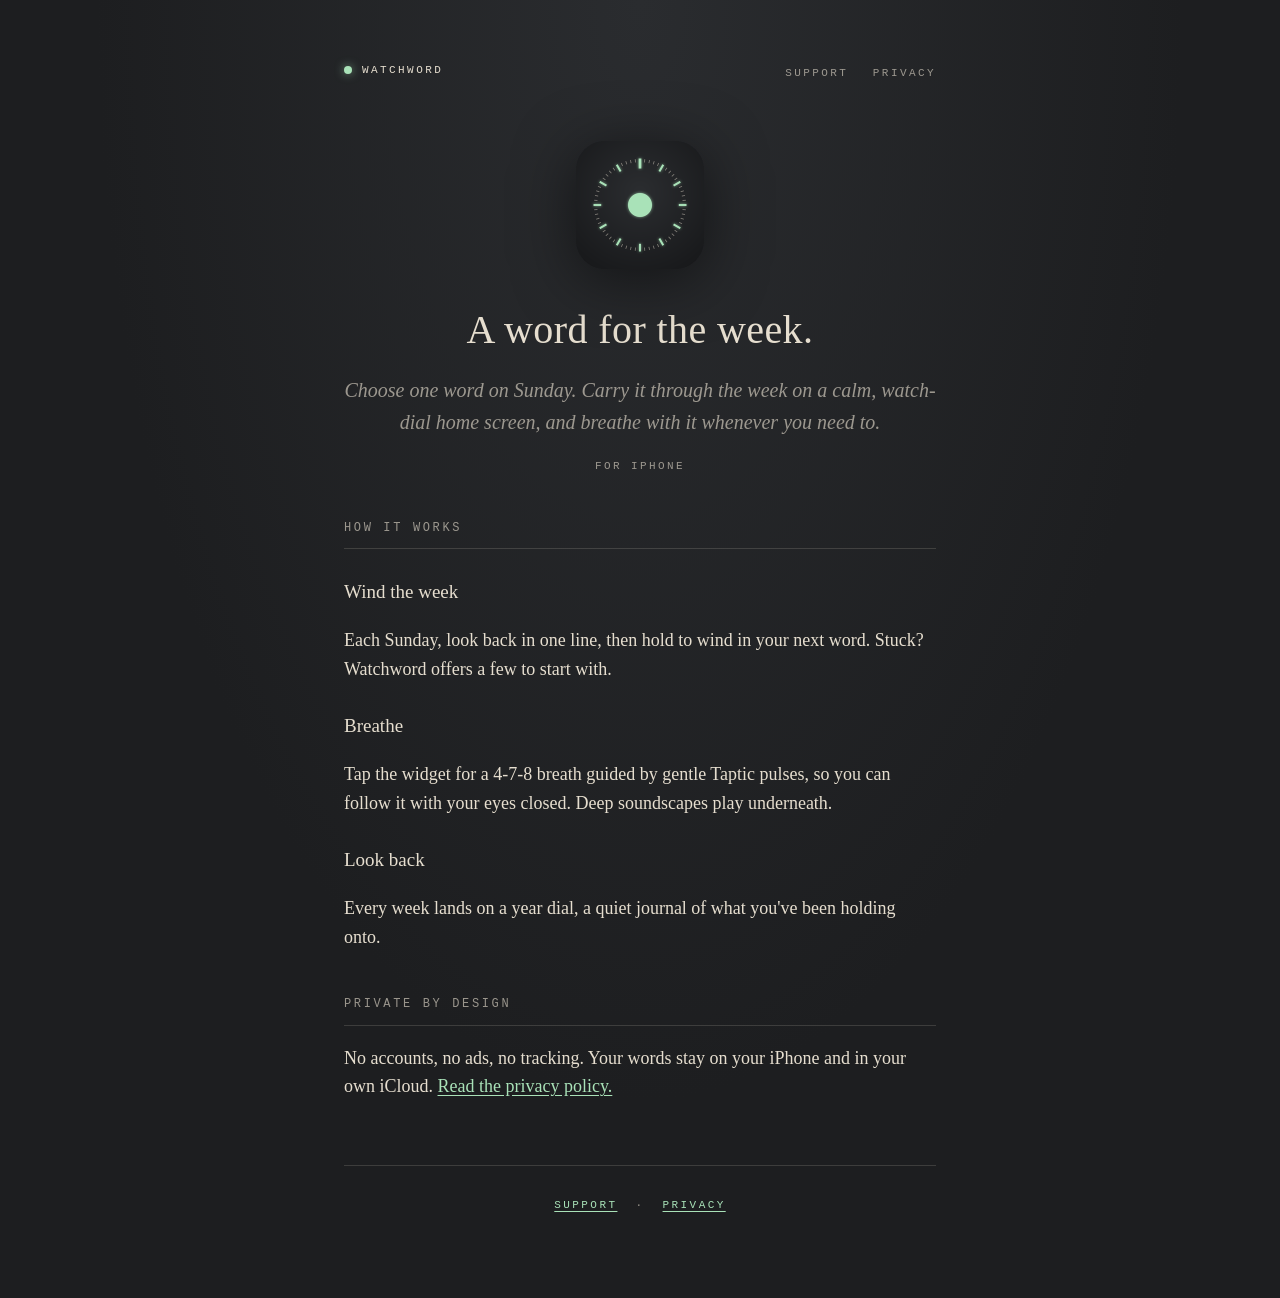
<file: index.html>
<!DOCTYPE html>
<html lang="en">
<head>
  <meta charset="utf-8">
  <meta name="viewport" content="width=device-width, initial-scale=1">
  <title>Watchword — a word for the week</title>
  <meta name="description" content="Watchword: one word to carry through the week, on a watch-dial home screen, with a 4-7-8 breath you can feel.">
  <link rel="icon" href="favicon.png">
  <link rel="stylesheet" href="style.css">
</head>
<body>
  <main>
    <nav>
      <a class="caption home" href="./"><span class="dot"></span>Watchword</a>
      <span class="links">
        <a class="caption" href="support/">Support</a>
        <a class="caption" href="privacy/">Privacy</a>
      </span>
    </nav>

    <section class="hero">
      <img src="icon.png" alt="The Watchword icon: a dark watch dial with glowing markers">
      <h1>A word for the week.</h1>
      <p class="lede">Choose one word on Sunday. Carry it through the week on a calm, watch-dial home screen, and breathe with it whenever you need to.</p>
      <p class="caption">For iPhone</p>
    </section>

    <h2>How it works</h2>
    <h3>Wind the week</h3>
    <p>Each Sunday, look back in one line, then hold to wind in your next word. Stuck? Watchword offers a few to start with.</p>
    <h3>Breathe</h3>
    <p>Tap the widget for a 4-7-8 breath guided by gentle Taptic pulses, so you can follow it with your eyes closed. Deep soundscapes play underneath.</p>
    <h3>Look back</h3>
    <p>Every week lands on a year dial, a quiet journal of what you've been holding onto.</p>

    <h2>Private by design</h2>
    <p>No accounts, no ads, no tracking. Your words stay on your iPhone and in your own iCloud. <a href="privacy/">Read the privacy policy.</a></p>

    <footer>
      <p class="caption"><a href="support/">Support</a> &nbsp;·&nbsp; <a href="privacy/">Privacy</a></p>
    </footer>
  </main>
</body>
</html>
</file>
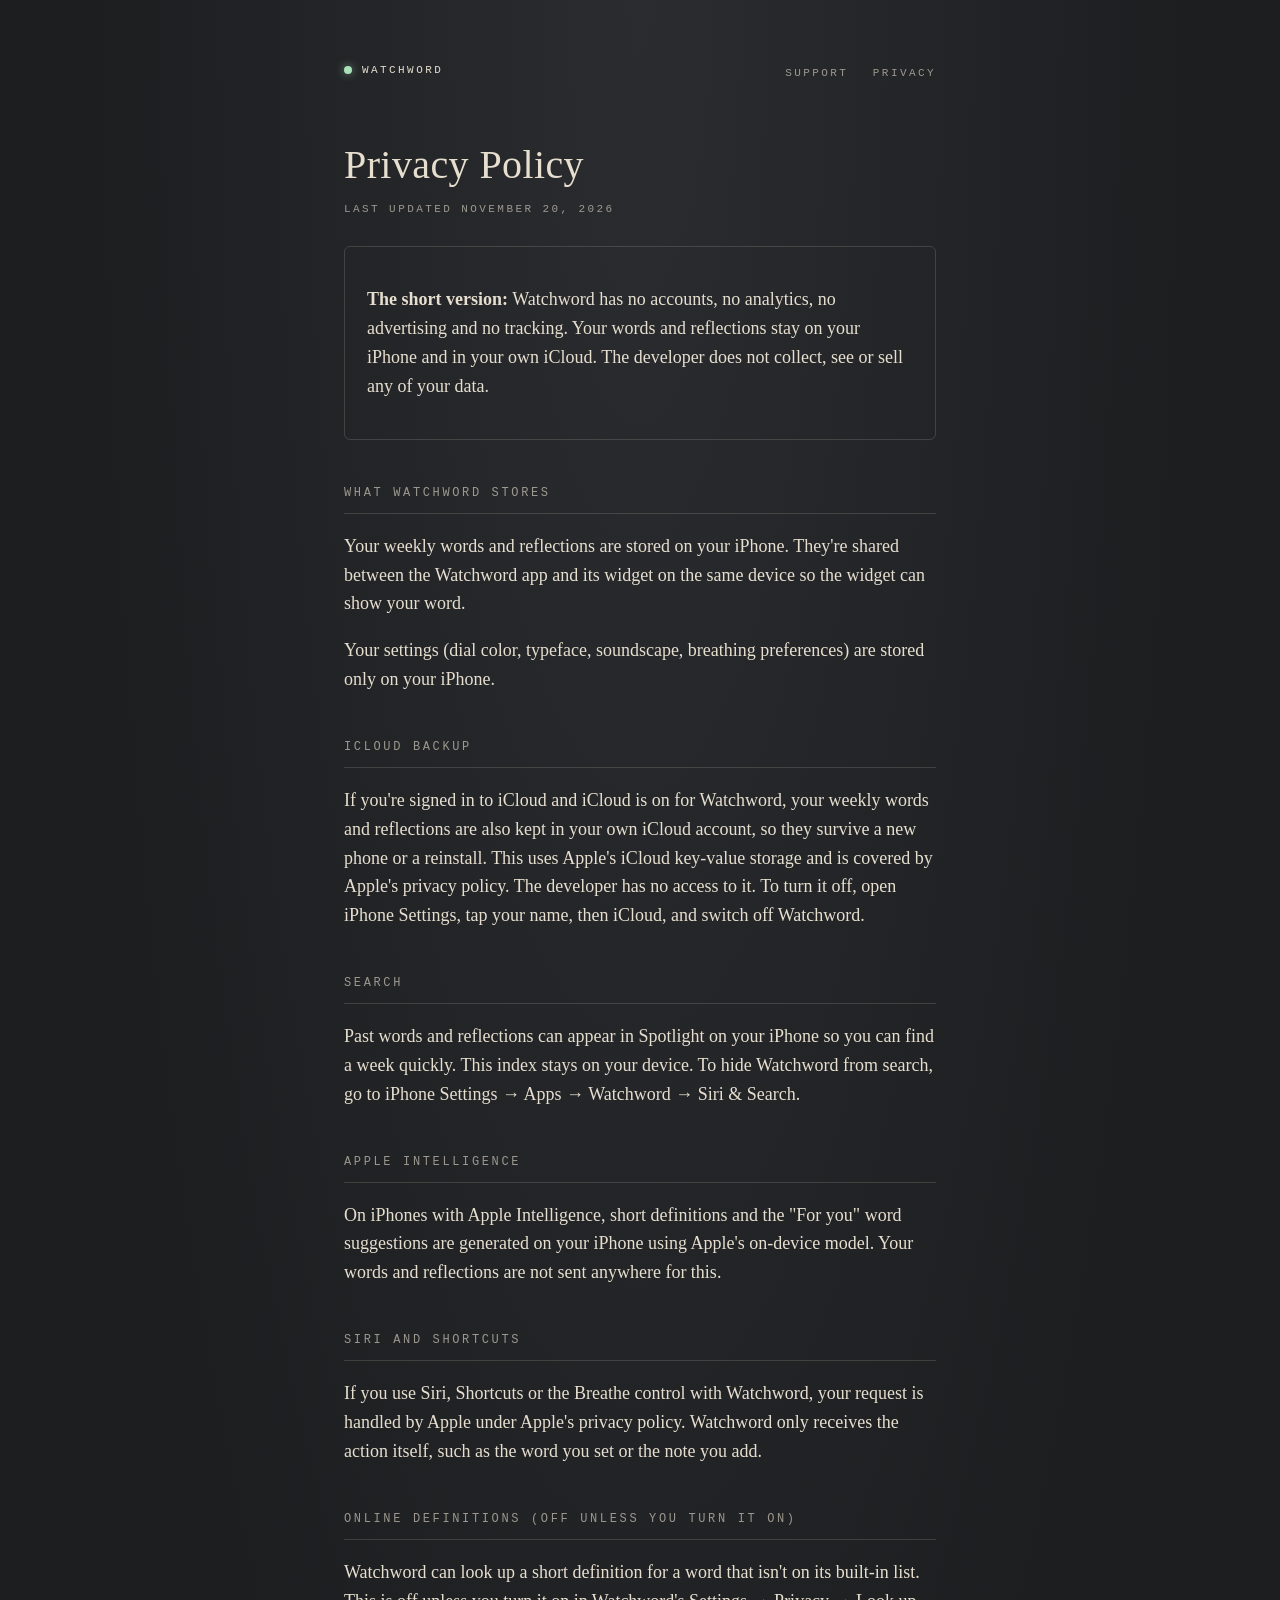
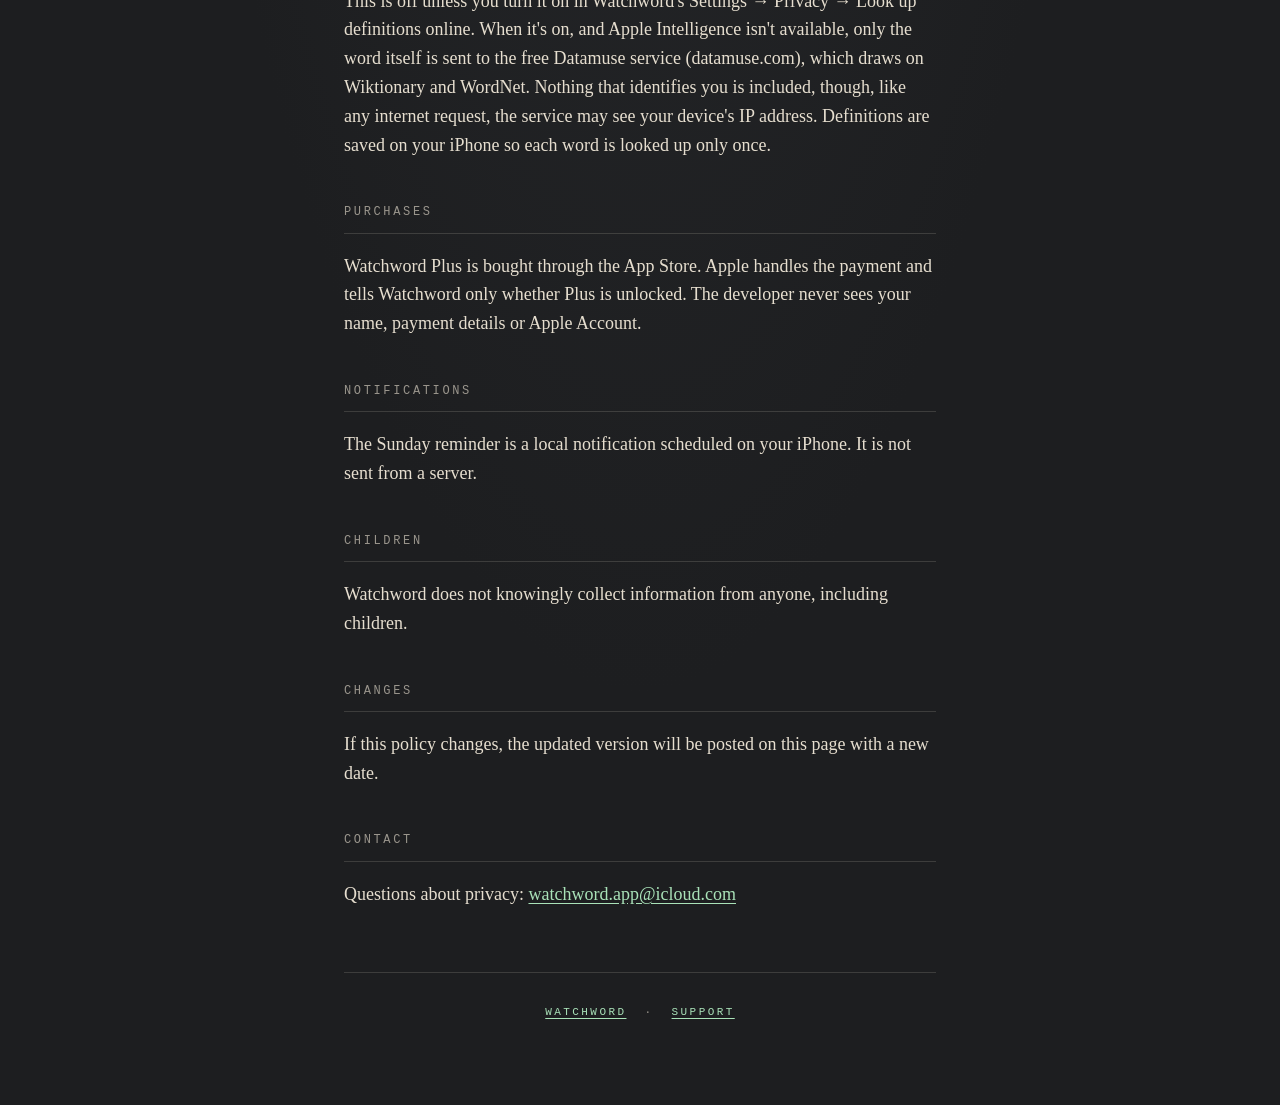
<file: privacy/index.html>
<!DOCTYPE html>
<html lang="en">
<head>
  <meta charset="utf-8">
  <meta name="viewport" content="width=device-width, initial-scale=1">
  <title>Privacy Policy — Watchword</title>
  <link rel="icon" href="../favicon.png">
  <link rel="stylesheet" href="../style.css">
</head>
<body>
  <main>
    <nav>
      <a class="caption home" href="../"><span class="dot"></span>Watchword</a>
      <span class="links">
        <a class="caption" href="../support/">Support</a>
        <a class="caption" href="./">Privacy</a>
      </span>
    </nav>

    <h1>Privacy Policy</h1>
    <p class="caption">Last updated November 20, 2026</p>

    <div class="card">
      <p><strong>The short version:</strong> Watchword has no accounts, no analytics, no advertising and no tracking. Your words and reflections stay on your iPhone and in your own iCloud. The developer does not collect, see or sell any of your data.</p>
    </div>

    <h2>What Watchword stores</h2>
    <p>Your weekly words and reflections are stored on your iPhone. They're shared between the Watchword app and its widget on the same device so the widget can show your word.</p>
    <p>Your settings (dial color, typeface, soundscape, breathing preferences) are stored only on your iPhone.</p>

    <h2>iCloud backup</h2>
    <p>If you're signed in to iCloud and iCloud is on for Watchword, your weekly words and reflections are also kept in your own iCloud account, so they survive a new phone or a reinstall. This uses Apple's iCloud key-value storage and is covered by Apple's privacy policy. The developer has no access to it. To turn it off, open iPhone Settings, tap your name, then iCloud, and switch off Watchword.</p>

    <h2>Search</h2>
    <p>Past words and reflections can appear in Spotlight on your iPhone so you can find a week quickly. This index stays on your device. To hide Watchword from search, go to iPhone Settings → Apps → Watchword → Siri &amp; Search.</p>

    <h2>Apple Intelligence</h2>
    <p>On iPhones with Apple Intelligence, short definitions and the "For you" word suggestions are generated on your iPhone using Apple's on-device model. Your words and reflections are not sent anywhere for this.</p>

    <h2>Siri and Shortcuts</h2>
    <p>If you use Siri, Shortcuts or the Breathe control with Watchword, your request is handled by Apple under Apple's privacy policy. Watchword only receives the action itself, such as the word you set or the note you add.</p>

    <h2>Online definitions (off unless you turn it on)</h2>
    <p>Watchword can look up a short definition for a word that isn't on its built-in list. This is off unless you turn it on in Watchword's Settings → Privacy → Look up definitions online. When it's on, and Apple Intelligence isn't available, only the word itself is sent to the free Datamuse service (datamuse.com), which draws on Wiktionary and WordNet. Nothing that identifies you is included, though, like any internet request, the service may see your device's IP address. Definitions are saved on your iPhone so each word is looked up only once.</p>

    <h2>Purchases</h2>
    <p>Watchword Plus is bought through the App Store. Apple handles the payment and tells Watchword only whether Plus is unlocked. The developer never sees your name, payment details or Apple Account.</p>

    <h2>Notifications</h2>
    <p>The Sunday reminder is a local notification scheduled on your iPhone. It is not sent from a server.</p>

    <h2>Children</h2>
    <p>Watchword does not knowingly collect information from anyone, including children.</p>

    <h2>Changes</h2>
    <p>If this policy changes, the updated version will be posted on this page with a new date.</p>

    <h2>Contact</h2>
    <p>Questions about privacy: <a href="mailto:watchword.app@icloud.com">watchword.app@icloud.com</a></p>

    <footer>
      <p class="caption"><a href="../">Watchword</a> &nbsp;·&nbsp; <a href="../support/">Support</a></p>
    </footer>
  </main>
</body>
</html>
</file>
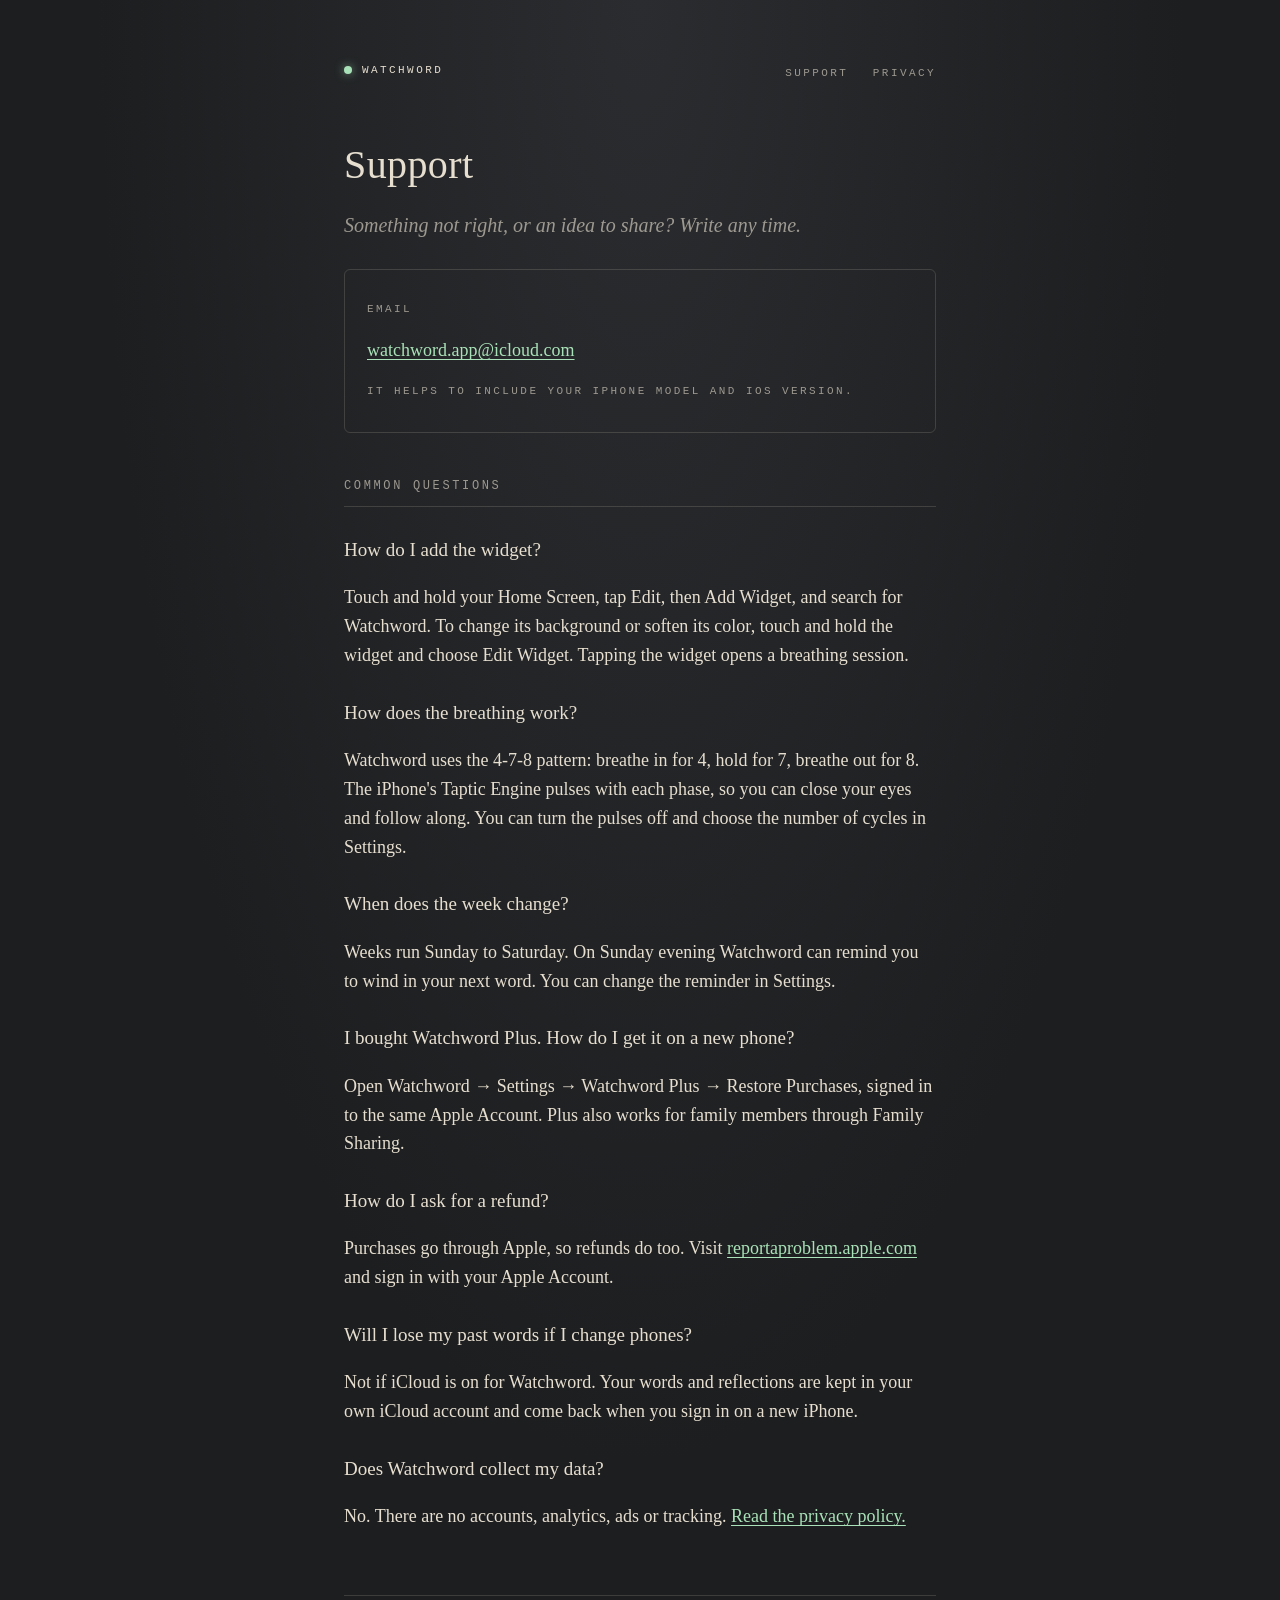
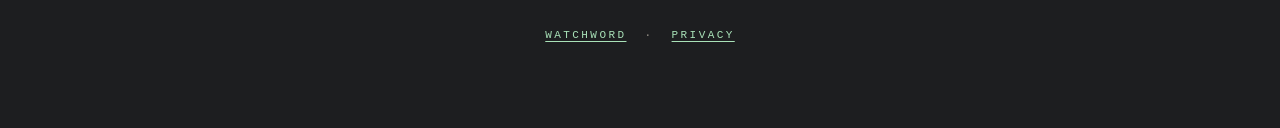
<file: support/index.html>
<!DOCTYPE html>
<html lang="en">
<head>
  <meta charset="utf-8">
  <meta name="viewport" content="width=device-width, initial-scale=1">
  <title>Support — Watchword</title>
  <link rel="icon" href="../favicon.png">
  <link rel="stylesheet" href="../style.css">
</head>
<body>
  <main>
    <nav>
      <a class="caption home" href="../"><span class="dot"></span>Watchword</a>
      <span class="links">
        <a class="caption" href="./">Support</a>
        <a class="caption" href="../privacy/">Privacy</a>
      </span>
    </nav>

    <h1>Support</h1>
    <p class="lede">Something not right, or an idea to share? Write any time.</p>

    <div class="card">
      <p class="caption">Email</p>
      <p><a href="mailto:watchword.app@icloud.com?subject=Watchword">watchword.app@icloud.com</a></p>
      <p class="caption">It helps to include your iPhone model and iOS version.</p>
    </div>

    <h2>Common questions</h2>

    <h3>How do I add the widget?</h3>
    <p>Touch and hold your Home Screen, tap Edit, then Add Widget, and search for Watchword. To change its background or soften its color, touch and hold the widget and choose Edit Widget. Tapping the widget opens a breathing session.</p>

    <h3>How does the breathing work?</h3>
    <p>Watchword uses the 4-7-8 pattern: breathe in for 4, hold for 7, breathe out for 8. The iPhone's Taptic Engine pulses with each phase, so you can close your eyes and follow along. You can turn the pulses off and choose the number of cycles in Settings.</p>

    <h3>When does the week change?</h3>
    <p>Weeks run Sunday to Saturday. On Sunday evening Watchword can remind you to wind in your next word. You can change the reminder in Settings.</p>

    <h3>I bought Watchword Plus. How do I get it on a new phone?</h3>
    <p>Open Watchword → Settings → Watchword Plus → Restore Purchases, signed in to the same Apple Account. Plus also works for family members through Family Sharing.</p>

    <h3>How do I ask for a refund?</h3>
    <p>Purchases go through Apple, so refunds do too. Visit <a href="https://reportaproblem.apple.com">reportaproblem.apple.com</a> and sign in with your Apple Account.</p>

    <h3>Will I lose my past words if I change phones?</h3>
    <p>Not if iCloud is on for Watchword. Your words and reflections are kept in your own iCloud account and come back when you sign in on a new iPhone.</p>

    <h3>Does Watchword collect my data?</h3>
    <p>No. There are no accounts, analytics, ads or tracking. <a href="../privacy/">Read the privacy policy.</a></p>

    <footer>
      <p class="caption"><a href="../">Watchword</a> &nbsp;·&nbsp; <a href="../privacy/">Privacy</a></p>
    </footer>
  </main>
</body>
</html>
</file>
<file: style.css>
/* Watchword — night dial: charcoal, sand ink, a touch of lume. */
:root {
  --dial: #1d1e20;
  --surface: #2a2c2f;
  --ink: #e6decf;
  --muted: rgba(230, 222, 207, 0.62);
  --hairline: rgba(230, 222, 207, 0.16);
  --lume: #a9e2b8;
  --serif: ui-serif, "New York", Georgia, "Times New Roman", serif;
  --mono: ui-monospace, "SF Mono", Menlo, Consolas, monospace;
}

* { box-sizing: border-box; }

html { background: var(--dial); }

body {
  margin: 0;
  min-height: 100vh;
  color: var(--ink);
  font-family: var(--serif);
  font-size: 18px;
  line-height: 1.6;
  background: radial-gradient(ellipse at 50% 0%, var(--surface) 0%, var(--dial) 60%);
  -webkit-font-smoothing: antialiased;
}

main {
  max-width: 640px;
  margin: 0 auto;
  padding: 56px 24px 72px;
}

.caption {
  font-family: var(--mono);
  font-size: 11px;
  font-weight: 500;
  letter-spacing: 0.22em;
  text-transform: uppercase;
  color: var(--muted);
}

nav {
  display: flex;
  justify-content: space-between;
  align-items: center;
  margin-bottom: 56px;
}

nav a { text-decoration: none; }
nav .links a { margin-left: 20px; }
nav a.home { color: var(--ink); }

.dot {
  display: inline-block;
  width: 8px;
  height: 8px;
  border-radius: 50%;
  background: var(--lume);
  box-shadow: 0 0 10px rgba(169, 226, 184, 0.6);
  margin-right: 10px;
  vertical-align: middle;
}

h1 {
  font-weight: 400;
  font-size: 40px;
  line-height: 1.2;
  letter-spacing: 0.01em;
  margin: 0 0 12px;
}

h2 {
  font-family: var(--mono);
  font-size: 12px;
  font-weight: 500;
  letter-spacing: 0.22em;
  text-transform: uppercase;
  color: var(--muted);
  margin: 44px 0 12px;
  padding-bottom: 10px;
  border-bottom: 1px solid var(--hairline);
}

h3 {
  font-weight: 500;
  font-size: 19px;
  margin: 28px 0 6px;
}

p, li { color: var(--ink); }
.lede { color: var(--muted); font-size: 20px; font-style: italic; }

a { color: var(--lume); text-underline-offset: 3px; }

ul { padding-left: 1.2em; }

.hero { text-align: center; }
.hero img {
  width: 128px;
  height: 128px;
  margin-bottom: 28px;
  filter: drop-shadow(0 10px 30px rgba(0, 0, 0, 0.5));
}

.card {
  border: 1px solid var(--hairline);
  border-radius: 6px;
  padding: 20px 22px;
  margin: 28px 0;
}

footer {
  margin-top: 64px;
  padding-top: 20px;
  border-top: 1px solid var(--hairline);
  text-align: center;
}

@media (max-width: 480px) {
  body { font-size: 17px; }
  h1 { font-size: 32px; }
  nav .links a { margin-left: 14px; }
}
</file>
